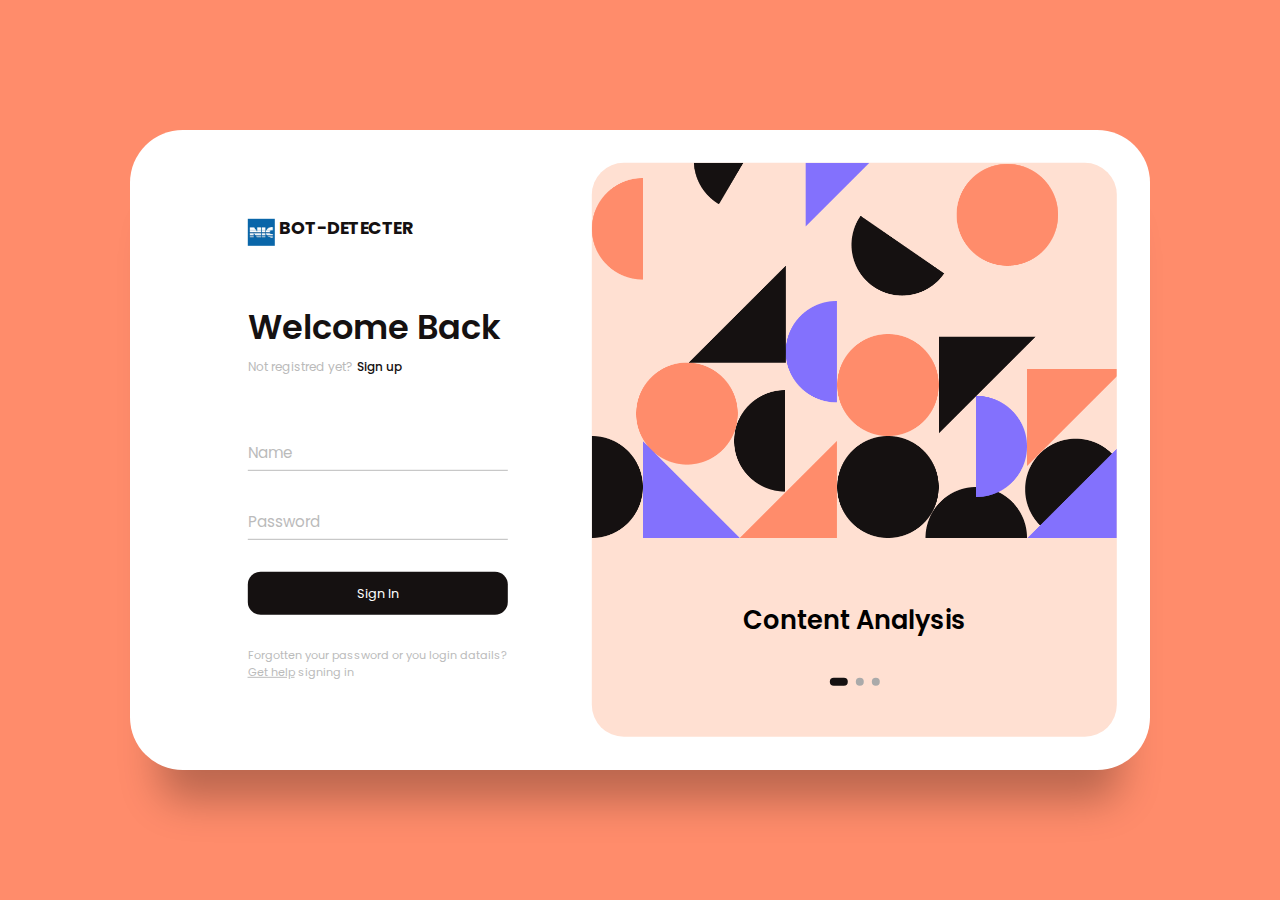
<file: frontend/index.html>
<!DOCTYPE html>
<html lang="en">

<head>
    <meta charset="UTF-8" />
    <meta http-equiv="X-UA-Compatible" content="IE=edge" />
    <meta name="viewport" content="width=device-width, initial-scale=1.0" />
    <title>BOT-DETECTER</title>
    <link rel="stylesheet" href="style.css" />
</head>

<body>
    <main>
        <div class="box">
            <div class="inner-box">
                <div class="forms-wrap">
                    <form action="index.html" autocomplete="off" class="sign-in-form" id="signin-form">
                        <div class="logo">
                            <img src="./img/logo.jpeg" alt="BOT-DETECTER" />
                            <h4>BOT-DETECTER</h4>
                        </div>

                        <div class="heading">
                            <h2>Welcome Back</h2>
                            <h6>Not registred yet?</h6>
                            <a href="#" class="toggle">Sign up</a>
                        </div>

                        <div class="actual-form">
                            <div class="input-wrap">
                                <input type="text" minlength="4" class="input-field" autocomplete="off" required />
                                <label>Name</label>
                            </div>

                            <div class="input-wrap">
                                <input type="password" minlength="4" class="input-field" autocomplete="off" required />
                                <label>Password</label>
                            </div>
                            
                                <input type="button" value="Sign In" class="sign-btn" onclick="redirecttoanotherpage()"/>
                            

                            <p class="text">
                                Forgotten your password or you login datails?
                                <a href="gethelp.html">Get help</a> signing in
                            </p>
                        </div>
                    </form>

                    <form action="index.html" autocomplete="off" class="sign-up-form">
                        <div class="logo">
                            <img src="./img/logo.jpeg" alt="BOT-DETECTER" />
                            <h4>BOT-DETECTER</h4>
                        </div>

                        <div class="heading">
                            <h2>Get Started</h2>
                            <h6>Already have an account?</h6>
                            <a href="#" class="toggle">Sign in</a>
                        </div>

                        <div class="actual-form">
                            <div class="input-wrap">
                                <input type="text" minlength="4" class="input-field" autocomplete="off" required />
                                <label>Userame</label>
                            </div>

                            <div class="input-wrap">
                                <input type="email" class="input-field" autocomplete="off" required />
                                <label>Email</label>
                            </div>

                            <div class="input-wrap">
                                <input type="password" minlength="4" class="input-field" autocomplete="off" required />
                                <label>Password</label>
                            </div>

                            <input type="submit" value="Sign Up" class="sign-btn" />

                            <p class="text">
                                By signing up, I agree to the
                                <a href="#">Terms of Services</a> and
                                <a href="#">Privacy Policy</a>
                            </p>
                        </div>
                    </form>
                </div>

                <div class="carousel">
                    <div class="images-wrapper">
                        <img src="./img/image1.png" class="image img-1 show" alt="" />
                        <img src="./img/image2.png" class="image img-2" alt="" />
                        <img src="./img/image1.png" class="image img-3" alt="" />
                    </div>

                    <div class="text-slider">
                        <div class="text-wrap">
                            <div class="text-group">
                                <h2>Content Analysis </h2>
                                <h2>Behavioral Anomalies</h2>
                                <h2>Active Monitoring</h2>
                            </div>
                        </div>

                        <div class="bullets">
                            <span class="active" data-value="1"></span>
                            <span data-value="2"></span>
                            <span data-value="3"></span>
                        </div>
                    </div>
                </div>
            </div>
        </div>
    </main>

    <script src="script.js"></script>
</body>

</html>
</file>
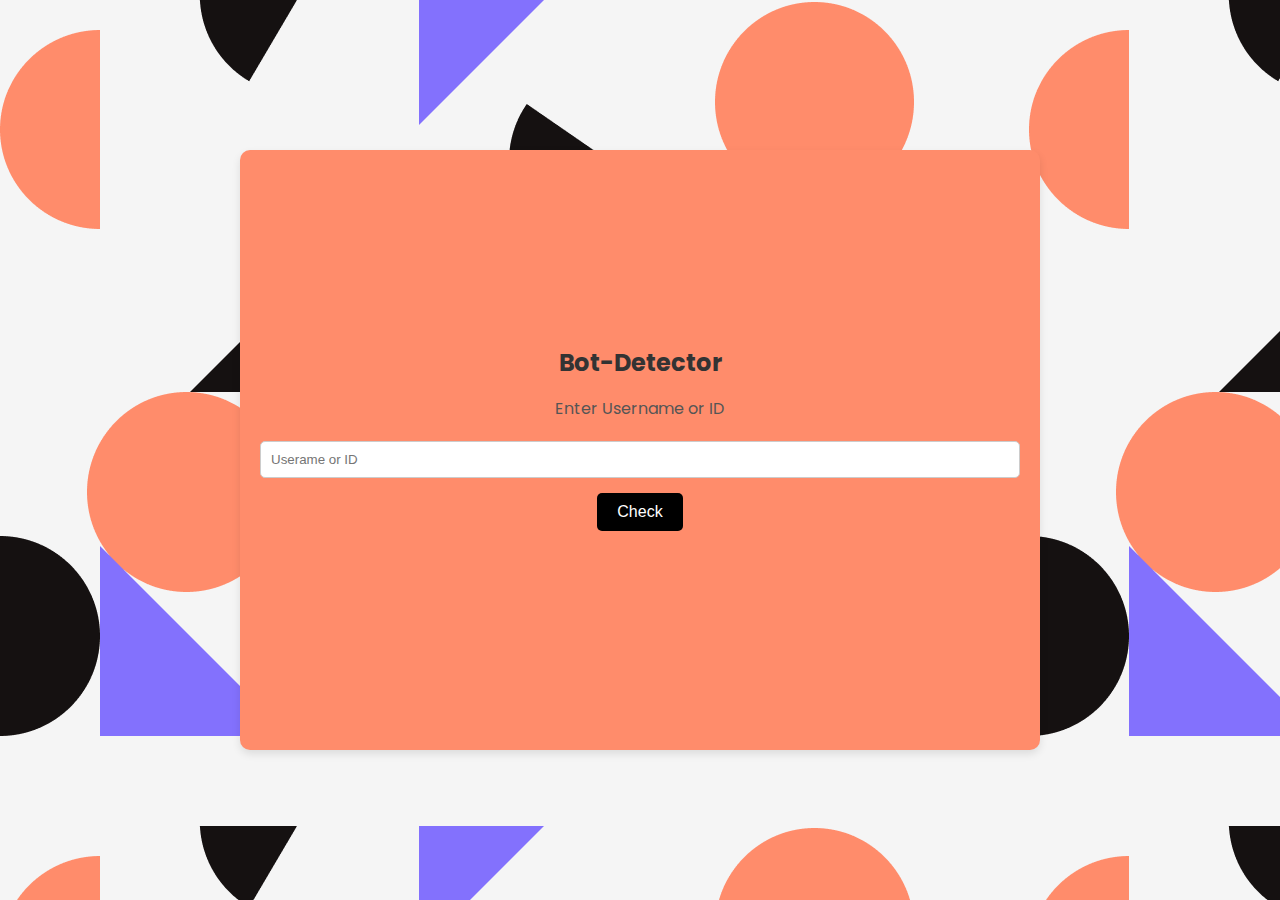
<file: frontend/bot_detector.html>
<!doctype html>
<html lang="en">

<head>
    <meta charset="utf-8">
    <meta name="viewport" content="width=device-width, initial-scale=1">

    <link rel="stylesheet" href="https://cdnjs.cloudflare.com/ajax/libs/font-awesome/5.15.1/css/all.min.css"
        integrity="sha512-+4zCK9k+qNFUR5X+cKL9EIR+ZOhtIloNl9GIKS57V1MyNsYpYcUrUeQc9vNfzsWfV28IaLL3i96P9sdNyeRssA=="
        crossorigin="anonymous" />
    <link rel="preconnect" href="https://fonts.googleapis.com">
    <link rel="preconnect" href="https://fonts.gstatic.com" crossorigin>
    <link href="https://fonts.googleapis.com/css2?family=Poppins&display=swap" rel="stylesheet">
    <link rel="stylesheet" href="style3.css">

    <title>bot_detector</title>
</head>

<body>
    <div class="card">
        <h2>Bot-Detector</h2>
        <p>Enter Username or ID</p>
        <input type="text" class="passInput" id="reqText" placeholder="Userame or ID">
        <button id="sendReq">Check</button>
    </div>

    <script src="script2.js"></script>
</body>

</html>
</file>
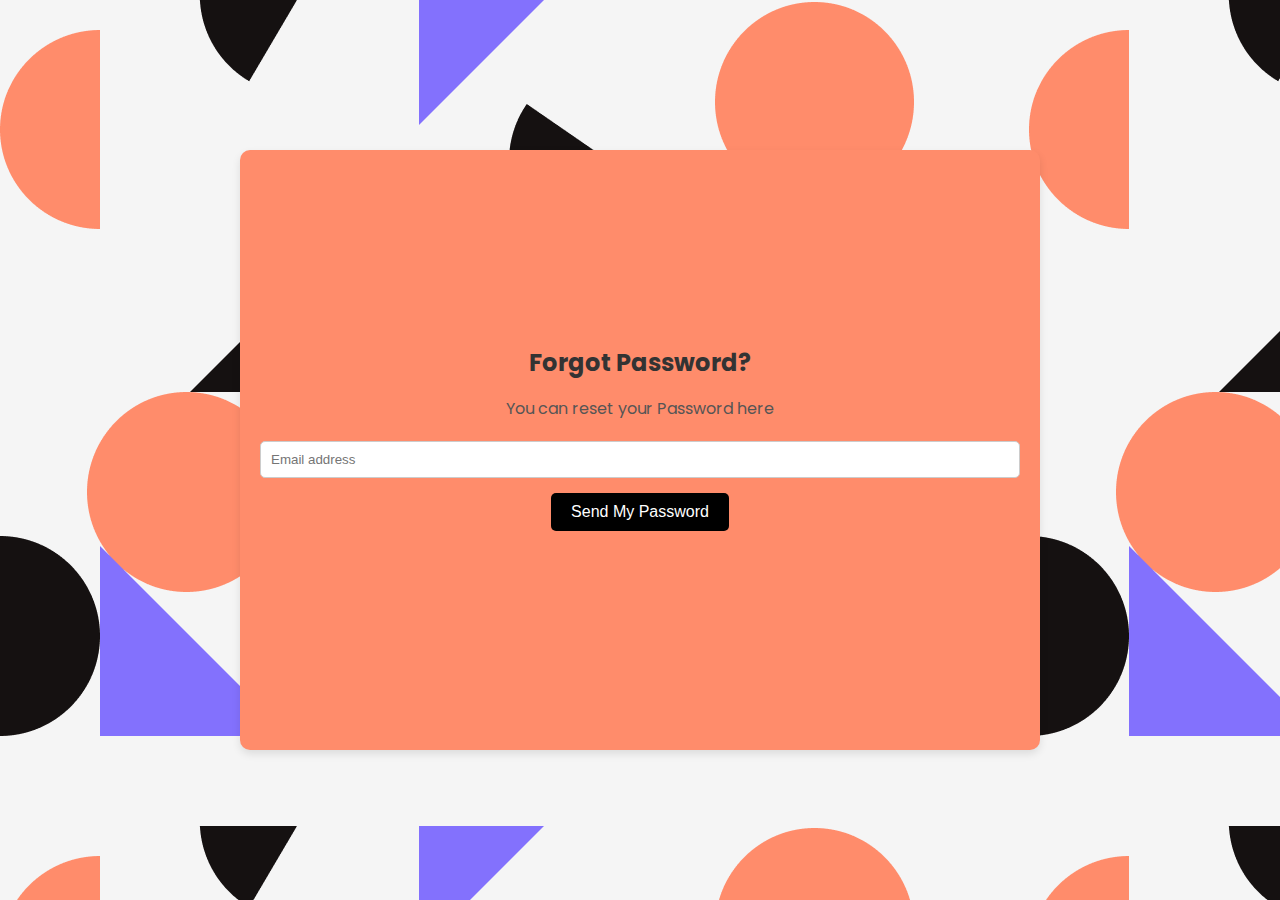
<file: frontend/gethelp.html>
<!doctype html>
<html lang="en">

<head>
    <meta charset="utf-8">
    <meta name="viewport" content="width=device-width, initial-scale=1">

    <link rel="stylesheet" href="https://cdnjs.cloudflare.com/ajax/libs/font-awesome/5.15.1/css/all.min.css"
        integrity="sha512-+4zCK9k+qNFUR5X+cKL9EIR+ZOhtIloNl9GIKS57V1MyNsYpYcUrUeQc9vNfzsWfV28IaLL3i96P9sdNyeRssA=="
        crossorigin="anonymous" />
    <link rel="preconnect" href="https://fonts.googleapis.com">
    <link rel="preconnect" href="https://fonts.gstatic.com" crossorigin>
    <link href="https://fonts.googleapis.com/css2?family=Poppins&display=swap" rel="stylesheet">
    <link rel="stylesheet" href="style2.css">

    <title>Forgot Password</title>
</head>

<body>
    <div class="card">
        <h2>Forgot Password?</h2>
        <p>You can reset your Password here</p>
        <input type="text" class="passInput" placeholder="Email address">
        <button>Send My Password</button>
    </div>
    <script src="script2.js"></script>
</body>

</html>
</file>
<file: frontend/style.css>
@import url("https://fonts.googleapis.com/css2?family=Poppins:wght@200;300;400;500;600;700;800&display=swap");

*,
*::before,
*::after {
    padding: 0;
    margin: 0;
    box-sizing: border-box;
}

body,
input {
    font-family: "Poppins", sans-serif;
}

main {
    width: 100%;
    min-height: 100vh;
    overflow: hidden;
    background-color: #ff8c6b;
    padding: 2rem;
    display: flex;
    align-items: center;
    justify-content: center;
}

.box {
    position: relative;
    width: 100%;
    max-width: 1020px;
    height: 640px;
    background-color: #fff;
    border-radius: 3.3rem;
    box-shadow: 0 60px 40px -30px rgba(0, 0, 0, 0.27);
}

.inner-box {
    position: absolute;
    width: calc(100% - 4.1rem);
    height: calc(100% - 4.1rem);
    top: 50%;
    left: 50%;
    transform: translate(-50%, -50%);
}

.forms-wrap {
    position: absolute;
    height: 100%;
    width: 45%;
    top: 0;
    left: 0;
    display: grid;
    grid-template-columns: 1fr;
    grid-template-rows: 1fr;
    transition: 0.8s ease-in-out;
}

form {
    max-width: 260px;
    width: 100%;
    margin: 0 auto;
    height: 100%;
    display: flex;
    flex-direction: column;
    justify-content: space-evenly;
    grid-column: 1 / 2;
    grid-row: 1 / 2;
    transition: opacity 0.02s 0.4s;
}

form.sign-up-form {
    opacity: 0;
    pointer-events: none;
}

.logo {
    display: flex;
    align-items: center;
}

.logo img {
    width: 27px;
    margin-right: 0.3rem;
}

.logo h4 {
    font-size: 1.1rem;
    margin-top: -9px;
    letter-spacing: -0.5px;
    color: #151111;
}

.heading h2 {
    font-size: 2.1rem;
    font-weight: 600;
    color: #151111;
}

.heading h6 {
    color: #bababa;
    font-weight: 400;
    font-size: 0.75rem;
    display: inline;
}

.toggle {
    color: #151111;
    text-decoration: none;
    font-size: 0.75rem;
    font-weight: 500;
    transition: 0.3s;
}

.toggle:hover {
    color: #8371fd;
}

.input-wrap {
    position: relative;
    height: 37px;
    margin-bottom: 2rem;
}

.input-field {
    position: absolute;
    width: 100%;
    height: 100%;
    background: none;
    border: none;
    outline: none;
    border-bottom: 1px solid #bbb;
    padding: 0;
    font-size: 0.95rem;
    color: #151111;
    transition: 0.4s;
}

label {
    position: absolute;
    left: 0;
    top: 50%;
    transform: translateY(-50%);
    font-size: 0.95rem;
    color: #bbb;
    pointer-events: none;
    transition: 0.4s;
}

.input-field.active {
    border-bottom-color: #151111;
}

.input-field.active+label {
    font-size: 0.75rem;
    top: -2px;
}

.sign-btn {
    display: inline-block;
    width: 100%;
    height: 43px;
    background-color: #151111;
    color: #fff;
    border: none;
    cursor: pointer;
    border-radius: 0.8rem;
    font-size: 0.8rem;
    margin-bottom: 2rem;
    transition: 0.3s;
}

.sign-btn:hover {
    background-color: #8371fd;
}

.text {
    color: #bbb;
    font-size: 0.7rem;
}

.text a {
    color: #bbb;
    transition: 0.3s;
}

.text a:hover {
    color: #8371fd;
}

main.sign-up-mode form.sign-in-form {
    opacity: 0;
    pointer-events: none;
}

main.sign-up-mode form.sign-up-form {
    opacity: 1;
    pointer-events: all;
}

main.sign-up-mode .forms-wrap {
    left: 55%;
}

main.sign-up-mode .carousel {
    left: 0%;
}

.carousel {
    position: absolute;
    height: 100%;
    width: 55%;
    left: 45%;
    top: 0;
    background-color: #ffe0d2;
    border-radius: 2rem;
    display: grid;
    grid-template-rows: auto 1fr;
    padding-bottom: 2rem;
    overflow: hidden;
    transition: 0.8s ease-in-out;
}

.images-wrapper {
    display: grid;
    grid-template-columns: 1fr;
    grid-template-rows: 1fr;
}

.image {
    width: 100%;
    grid-column: 1/2;
    grid-row: 1/2;
    opacity: 0;
    transition: opacity 0.3s, transform 0.5s;
}

.img-1 {
    transform: translate(0, -50px);
}

.img-2 {
    transform: scale(0.4, 0.5);
}

.img-3 {
    transform: scale(0.3) rotate(-20deg);
}

.image.show {
    opacity: 1;
    transform: none;
}

.text-slider {
    display: flex;
    align-items: center;
    justify-content: center;
    flex-direction: column;
}

.text-wrap {
    max-height: 2.2rem;
    overflow: hidden;
    margin-bottom: 2.5rem;
}

.text-group {
    display: flex;
    flex-direction: column;
    text-align: center;
    transform: translateY(0);
    transition: 0.5s;
}

.text-group h2 {
    line-height: 2.2rem;
    font-weight: 600;
    font-size: 1.6rem;
}

.bullets {
    display: flex;
    align-items: center;
    justify-content: center;
}

.bullets span {
    display: block;
    width: 0.5rem;
    height: 0.5rem;
    background-color: #aaa;
    margin: 0 0.25rem;
    border-radius: 50%;
    cursor: pointer;
    transition: 0.3s;
}

.bullets span.active {
    width: 1.1rem;
    background-color: #151111;
    border-radius: 1rem;
}

@media (max-width: 850px) {
    .box {
        height: auto;
        max-width: 550px;
        overflow: hidden;
    }

    .inner-box {
        position: static;
        transform: none;
        width: revert;
        height: revert;
        padding: 2rem;
    }

    .forms-wrap {
        position: revert;
        width: 100%;
        height: auto;
    }

    form {
        max-width: revert;
        padding: 1.5rem 2.5rem 2rem;
        transition: transform 0.8s ease-in-out, opacity 0.45s linear;
    }

    .heading {
        margin: 2rem 0;
    }

    form.sign-up-form {
        transform: translateX(100%);
    }

    main.sign-up-mode form.sign-in-form {
        transform: translateX(-100%);
    }

    main.sign-up-mode form.sign-up-form {
        transform: translateX(0%);
    }

    .carousel {
        position: revert;
        height: auto;
        width: 100%;
        padding: 3rem 2rem;
        display: flex;
    }

    .images-wrapper {
        display: none;
    }

    .text-slider {
        width: 100%;
    }
}

@media (max-width: 530px) {
    main {
        padding: 1rem;
    }

    .box {
        border-radius: 2rem;
    }

    .inner-box {
        padding: 1rem;
    }

    .carousel {
        padding: 1.5rem 1rem;
        border-radius: 1.6rem;
    }

    .text-wrap {
        margin-bottom: 1rem;
    }

    .text-group h2 {
        font-size: 1.2rem;
    }

    form {
        padding: 1rem 2rem 1.5rem;
    }
}
</file>
<file: frontend/style3.css>
body {
    font-family: 'Poppins', sans-serif;
    display: flex;
    justify-content: center;
    align-items: center;
    height: 100vh;
    margin: 0;
    background-color: #f5f5f5;
    background-image: url("img/image1.png");
}

.card {
    background-color: #ff8c6b;
    border-radius: 10px;
    box-shadow: 0px 4px 8px rgba(0, 0, 0, 0.1);
    padding: 20px;
    padding-top: 175px;
    text-align: center;
    max-width: 800px;
    max-height: 600px;
    width: 100%;
    height: 100%;
    box-sizing: border-box;
}

h2 {
    margin-bottom: 10px;
    color: #333;
}

p {
    color: #555;
    margin-bottom: 20px;
}

.passInput {
    width: 100%;
    padding: 10px;
    margin-bottom: 15px;
    border: 1px solid #ccc;
    border-radius: 5px;
    box-sizing: border-box;
}

button {
    background-color: black;
    color: #fff;
    border: none;
    border-radius: 5px;
    padding: 10px 20px;
    cursor: pointer;
    font-size: 16px;
    transition: background-color 0.3s;
}

button:hover {
    background-color: #8371fd;
}

button:focus {
    outline: none;
}

/* Responsive Styles */
@media (max-width: 600px) {
    .card {
        max-width: none;
    }
}
</file>
<file: frontend/style2.css>
body {
    font-family: 'Poppins', sans-serif;
    display: flex;
    justify-content: center;
    align-items: center;
    height: 100vh;
    margin: 0;
    background-image: url("img/image1.png");
    background-color: #f5f5f5;
}

.card {
    background-color: #ff8c6b;
    border-radius: 10px;
    box-shadow: 0px 4px 8px rgba(0, 0, 0, 0.1);
    padding: 20px;
    padding-top: 175px;
    text-align: center;
    max-width: 800px;
    max-height: 600px;
    width: 100%;
    height: 100%;
    box-sizing: border-box;
}

h2 {
    margin-bottom: 10px;
    color: #333;
}

p {
    color: #555;
    margin-bottom: 20px;
}

.passInput {
    width: 100%;
    padding: 10px;
    margin-bottom: 15px;
    border: 1px solid #ccc;
    border-radius: 5px;
    box-sizing: border-box;
}

button {
    background-color: black;
    color: #fff;
    border: none;
    border-radius: 5px;
    padding: 10px 20px;
    cursor: pointer;
    font-size: 16px;
    transition: background-color 0.3s;
}

button:hover {
    background-color: #8371fd;
}

button:focus {
    outline: none;
}

/* Responsive Styles */
@media (max-width: 600px) {
    .card {
        max-width: none;
    }
}
</file>
